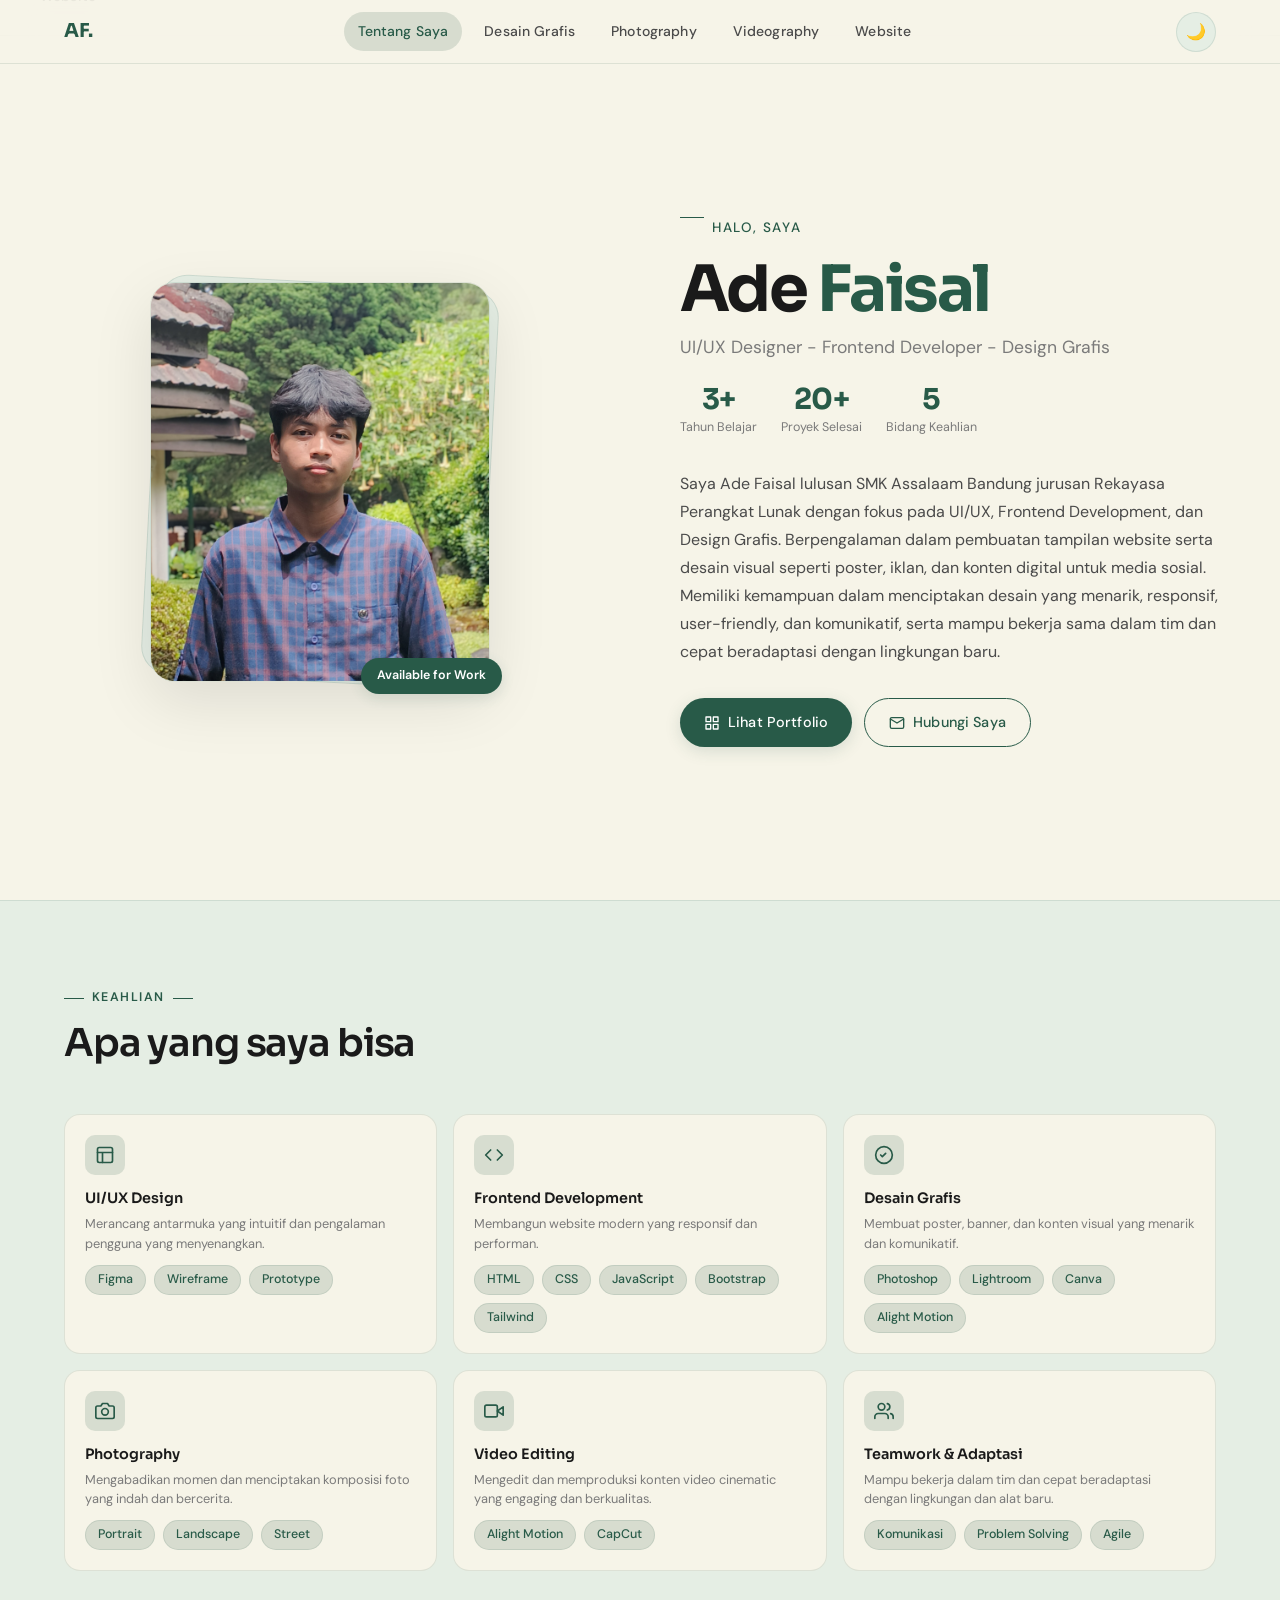
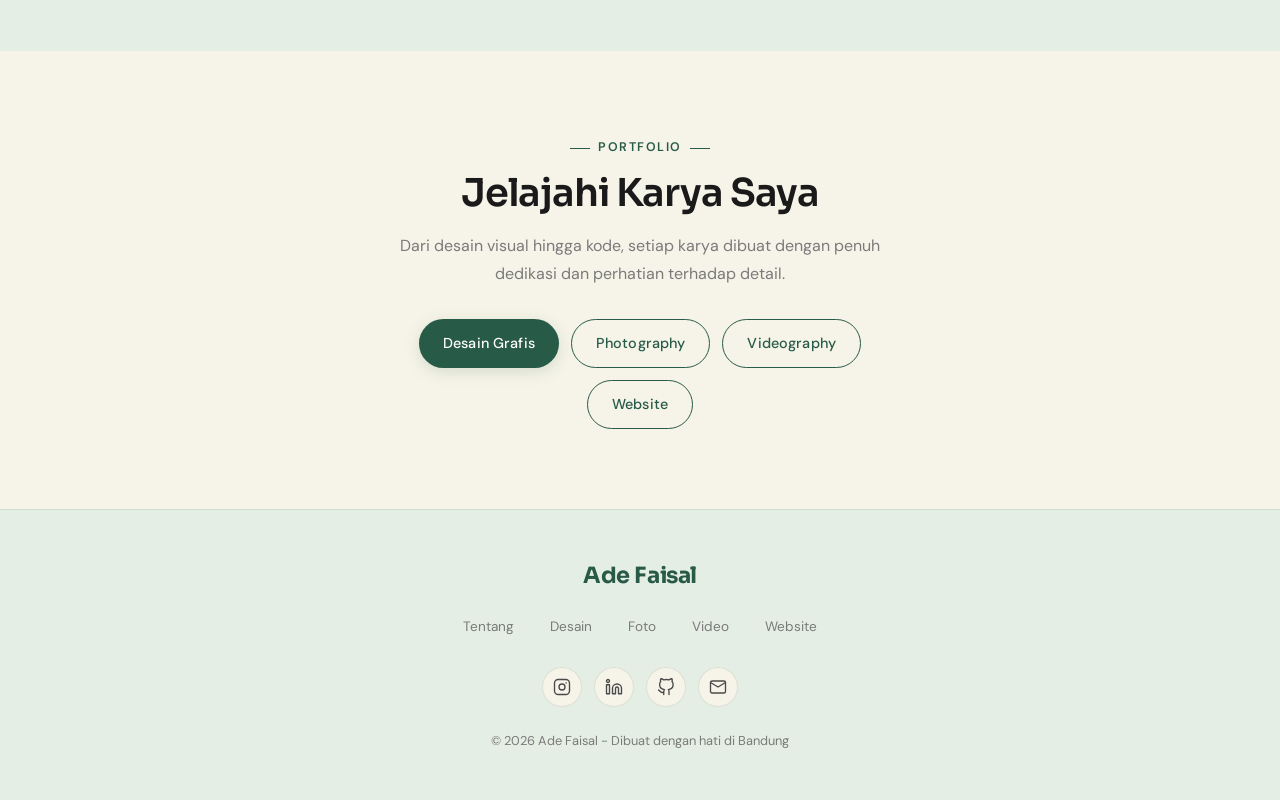
<file: index.html>
<!DOCTYPE html>
<html lang="id" data-theme="light">
<head>
  <meta charset="UTF-8" />
  <meta name="viewport" content="width=device-width, initial-scale=1.0" />
  <title>Ade Faisal - Tentang Saya</title>
  <meta
    name="description"
    content="Portfolio Ade Faisal - UI/UX Designer, Frontend Developer, Graphic Designer, Photographer, dan Video Editor."
  />
  <link rel="stylesheet" href="style.css" />
  <link rel="preconnect" href="https://fonts.googleapis.com" />
  <link rel="preconnect" href="https://fonts.gstatic.com" crossorigin />
</head>
<body data-page="tentangku">
  <div id="loader">
    <div class="loader-inner">
      <div class="loader-logo">AF</div>
      <div class="loader-bar"></div>
    </div>
  </div>

  <nav class="navbar">
    <div class="nav-inner">
      <a class="nav-logo" href="index.html">AF.</a>

      <div class="nav-links">
        <a class="nav-link active" href="index.html">Tentang Saya</a>
        <a class="nav-link" href="designku.html">Desain Grafis</a>
        <a class="nav-link" href="fotoku.html">Photography</a>
        <a class="nav-link" href="videoku.html">Videography</a>
        <a class="nav-link" href="websiteku.html">Website</a>
      </div>

      <div class="nav-right">
        <button class="theme-toggle" id="themeToggle" aria-label="Toggle theme">&#127769;</button>
        <button class="hamburger" id="hamburger" aria-label="Open menu">
          <span></span><span></span><span></span>
        </button>
      </div>
    </div>
  </nav>

  <div class="mobile-menu" id="mobileMenu">
    <a class="nav-link active" href="index.html">Tentang Saya</a>
    <a class="nav-link" href="designku.html">Desain Grafis</a>
    <a class="nav-link" href="fotoku.html">Photography</a>
    <a class="nav-link" href="videoku.html">Videography</a>
    <a class="nav-link" href="websiteku.html">Website</a>
  </div>

  <div class="page active page-transition">
    <section class="about-hero">
      <div class="about-hero-inner">
        <div class="profile-photo-wrap fade-in">
          <div class="profile-photo-frame">
            <div class="profile-photo-bg"></div>
            <div class="profile-photo">
              <div class="profile-photo-placeholder">
                <img src="fotoku/ade/ade7.jpg" alt="Ade Faisal" class="profile-photo-img">
              </div>
            </div>
            <div class="profile-badge">Available for Work</div>
          </div>
        </div>

        <div class="about-content">
          <p class="about-greeting fade-in fade-in-delay-1">Halo, Saya</p>
          <h1 class="heading-xl about-title fade-in fade-in-delay-1">
            Ade <span class="text-accent">Faisal</span>
          </h1>
          <p class="about-subtitle fade-in fade-in-delay-2">
            UI/UX Designer - Frontend Developer - Design Grafis
          </p>

          <div class="about-stats fade-in fade-in-delay-2">
            <div class="stat-item">
              <div class="stat-num">3+</div>
              <div class="stat-label">Tahun Belajar</div>
            </div>
            <div class="stat-item">
              <div class="stat-num">20+</div>
              <div class="stat-label">Proyek Selesai</div>
            </div>
            <div class="stat-item">
              <div class="stat-num">5</div>
              <div class="stat-label">Bidang Keahlian</div>
            </div>
          </div>

          <p class="about-desc fade-in fade-in-delay-3">
            Saya Ade Faisal lulusan SMK Assalaam Bandung jurusan Rekayasa Perangkat Lunak 
            dengan fokus pada UI/UX, Frontend Development, dan Design Grafis. Berpengalaman 
            dalam pembuatan tampilan website serta desain visual seperti poster, iklan, 
            dan konten digital untuk media sosial. Memiliki kemampuan dalam menciptakan 
            desain yang menarik, responsif, user-friendly, dan komunikatif, serta mampu 
            bekerja sama dalam tim dan cepat beradaptasi dengan lingkungan baru.
          </p>

          <div class="about-cta fade-in fade-in-delay-4">
            <a class="btn btn-primary" href="designku.html">
              <svg width="16" height="16" viewBox="0 0 24 24" fill="none" stroke="currentColor" stroke-width="2" stroke-linecap="round" stroke-linejoin="round"><rect x="3" y="3" width="7" height="7"/><rect x="14" y="3" width="7" height="7"/><rect x="14" y="14" width="7" height="7"/><rect x="3" y="14" width="7" height="7"/></svg>
              Lihat Portfolio
            </a>
            <a class="btn btn-outline" href="mailto:adefaisalaja2@gmail.com?subject=Halo Ade Faisal&body=Halo, saya tertarik dengan portfolio Anda">
              <svg width="16" height="16" viewBox="0 0 24 24" fill="none" stroke="currentColor" stroke-width="2" stroke-linecap="round" stroke-linejoin="round"><path d="M4 4h16c1.1 0 2 .9 2 2v12c0 1.1-.9 2-2 2H4c-1.1 0-2-.9-2-2V6c0-1.1.9-2 2-2z"/><polyline points="22,6 12,12 2,6"/></svg>
              Hubungi Saya
            </a>
          </div>
        </div>
      </div>
    </section>

    <section class="skills-section">
      <div class="section">
        <div class="page-header" style="padding:0 0 48px;text-align:left;">
          <div class="section-label">Keahlian</div>
          <h2 class="heading-lg fade-in">Apa yang saya bisa</h2>
        </div>

        <div class="skills-grid">
          <div class="skill-card fade-in">
            <div class="skill-icon">
              <svg width="20" height="20" viewBox="0 0 24 24" fill="none" stroke="currentColor" stroke-width="2" stroke-linecap="round" stroke-linejoin="round"><rect x="3" y="3" width="18" height="18" rx="2"/><path d="M3 9h18M9 21V9"/></svg>
            </div>
            <div class="skill-name">UI/UX Design</div>
            <div class="skill-desc">Merancang antarmuka yang intuitif dan pengalaman pengguna yang menyenangkan.</div>
            <div class="skill-tags" style="margin-top:12px;">
              <span class="skill-tag">Figma</span>
              <span class="skill-tag">Wireframe</span>
              <span class="skill-tag">Prototype</span>
            </div>
          </div>

          <div class="skill-card fade-in fade-in-delay-1">
            <div class="skill-icon">
              <svg width="20" height="20" viewBox="0 0 24 24" fill="none" stroke="currentColor" stroke-width="2" stroke-linecap="round" stroke-linejoin="round"><polyline points="16 18 22 12 16 6"/><polyline points="8 6 2 12 8 18"/></svg>
            </div>
            <div class="skill-name">Frontend Development</div>
            <div class="skill-desc">Membangun website modern yang responsif dan performan.</div>
            <div class="skill-tags" style="margin-top:12px;">
              <span class="skill-tag">HTML</span>
              <span class="skill-tag">CSS</span>
              <span class="skill-tag">JavaScript</span>
              <span class="skill-tag">Bootstrap</span>
              <span class="skill-tag">Tailwind</span>
            </div>
          </div>

          <div class="skill-card fade-in fade-in-delay-2">
            <div class="skill-icon">
              <svg width="20" height="20" viewBox="0 0 24 24" fill="none" stroke="currentColor" stroke-width="2" stroke-linecap="round" stroke-linejoin="round"><circle cx="12" cy="12" r="10"/><path d="M8 12l2 2 4-4"/></svg>
            </div>
            <div class="skill-name">Desain Grafis</div>
            <div class="skill-desc">Membuat poster, banner, dan konten visual yang menarik dan komunikatif.</div>
            <div class="skill-tags" style="margin-top:12px;">
              <span class="skill-tag">Photoshop</span>
              <span class="skill-tag">Lightroom</span>
              <span class="skill-tag">Canva</span>
              <span class="skill-tag">Alight Motion</span>
            </div>
          </div>

          <div class="skill-card fade-in">
            <div class="skill-icon">
              <svg width="20" height="20" viewBox="0 0 24 24" fill="none" stroke="currentColor" stroke-width="2" stroke-linecap="round" stroke-linejoin="round"><path d="M23 19a2 2 0 0 1-2 2H3a2 2 0 0 1-2-2V8a2 2 0 0 1 2-2h4l2-3h6l2 3h4a2 2 0 0 1 2 2z"/><circle cx="12" cy="13" r="4"/></svg>
            </div>
            <div class="skill-name">Photography</div>
            <div class="skill-desc">Mengabadikan momen dan menciptakan komposisi foto yang indah dan bercerita.</div>
            <div class="skill-tags" style="margin-top:12px;">
              <span class="skill-tag">Portrait</span>
              <span class="skill-tag">Landscape</span>
              <span class="skill-tag">Street</span>
            </div>
          </div>

          <div class="skill-card fade-in fade-in-delay-1">
            <div class="skill-icon">
              <svg width="20" height="20" viewBox="0 0 24 24" fill="none" stroke="currentColor" stroke-width="2" stroke-linecap="round" stroke-linejoin="round"><polygon points="23 7 16 12 23 17 23 7"/><rect x="1" y="5" width="15" height="14" rx="2"/></svg>
            </div>
            <div class="skill-name">Video Editing</div>
            <div class="skill-desc">Mengedit dan memproduksi konten video cinematic yang engaging dan berkualitas.</div>
            <div class="skill-tags" style="margin-top:12px;">
              <span class="skill-tag">Alight Motion</span>
              <span class="skill-tag">CapCut</span>
            </div>
          </div>

          <div class="skill-card fade-in fade-in-delay-2">
            <div class="skill-icon">
              <svg width="20" height="20" viewBox="0 0 24 24" fill="none" stroke="currentColor" stroke-width="2" stroke-linecap="round" stroke-linejoin="round"><path d="M17 21v-2a4 4 0 0 0-4-4H5a4 4 0 0 0-4 4v2"/><circle cx="9" cy="7" r="4"/><path d="M23 21v-2a4 4 0 0 0-3-3.87"/><path d="M16 3.13a4 4 0 0 1 0 7.75"/></svg>
            </div>
            <div class="skill-name">Teamwork & Adaptasi</div>
            <div class="skill-desc">Mampu bekerja dalam tim dan cepat beradaptasi dengan lingkungan dan alat baru.</div>
            <div class="skill-tags" style="margin-top:12px;">
              <span class="skill-tag">Komunikasi</span>
              <span class="skill-tag">Problem Solving</span>
              <span class="skill-tag">Agile</span>
            </div>
          </div>
        </div>
      </div>
    </section>

    <section class="section" style="text-align:center;padding-bottom:80px;">
      <div class="fade-in" style="max-width:540px;margin:0 auto;">
        <div class="section-label" style="justify-content:center;">Portfolio</div>
        <h2 class="heading-lg" style="margin-bottom:16px;">Jelajahi Karya Saya</h2>
        <p style="color:var(--text-muted);margin-bottom:32px;line-height:1.7;">
          Dari desain visual hingga kode, setiap karya dibuat dengan penuh dedikasi
          dan perhatian terhadap detail.
        </p>
        <div style="display:flex;gap:12px;justify-content:center;flex-wrap:wrap;">
          <a class="btn btn-primary" href="designku.html">Desain Grafis</a>
          <a class="btn btn-outline" href="fotoku.html">Photography</a>
          <a class="btn btn-outline" href="videoku.html">Videography</a>
          <a class="btn btn-outline" href="websiteku.html">Website</a>
        </div>
      </div>
    </section>

    <footer class="footer">
      <div class="footer-logo">Ade Faisal</div>
      <nav class="footer-links">
        <a class="active" href="index.html">Tentang</a>
        <a href="designku.html">Desain</a>
        <a href="fotoku.html">Foto</a>
        <a href="videoku.html">Video</a>
        <a href="websiteku.html">Website</a>
      </nav>
      <div class="social-links">
        <a class="social-link" href="https://www.instagram.com/isaallajh/" target="_blank" rel="noopener" aria-label="Instagram">
          <svg width="18" height="18" viewBox="0 0 24 24" fill="none" stroke="currentColor" stroke-width="1.8" stroke-linecap="round" stroke-linejoin="round"><rect x="2" y="2" width="20" height="20" rx="5"/><circle cx="12" cy="12" r="4"/><circle cx="17.5" cy="6.5" r="1" fill="currentColor" stroke="none"/></svg>
        </a>
        <a class="social-link" href="https://www.linkedin.com/in/ade-faisal-3b4306405/" target="_blank" rel="noopener" aria-label="LinkedIn">
          <svg width="18" height="18" viewBox="0 0 24 24" fill="none" stroke="currentColor" stroke-width="1.8" stroke-linecap="round" stroke-linejoin="round"><path d="M16 8a6 6 0 0 1 6 6v7h-4v-7a2 2 0 0 0-2-2 2 2 0 0 0-2 2v7h-4v-7a6 6 0 0 1 6-6z"/><rect x="2" y="9" width="4" height="12"/><circle cx="4" cy="4" r="2"/></svg>
        </a>
        <a class="social-link" href="https://github.com/isaall7" target="_blank" rel="noopener" aria-label="GitHub">
          <svg width="18" height="18" viewBox="0 0 24 24" fill="none" stroke="currentColor" stroke-width="1.8" stroke-linecap="round" stroke-linejoin="round"><path d="M9 19c-5 1.5-5-2.5-7-3m14 6v-3.87a3.37 3.37 0 0 0-.94-2.61c3.14-.35 6.44-1.54 6.44-7A5.44 5.44 0 0 0 20 4.77 5.07 5.07 0 0 0 19.91 1S18.73.65 16 2.48a13.38 13.38 0 0 0-7 0C6.27.65 5.09 1 5.09 1A5.07 5.07 0 0 0 5 4.77a5.44 5.44 0 0 0-1.5 3.78c0 5.42 3.3 6.61 6.44 7A3.37 3.37 0 0 0 9 18.13V22"/></svg>
        </a>
        <a class="social-link" href="mailto:adefaisalaja2@gmail.com?subject=Halo Ade Faisal&body=Halo, saya tertarik dengan portfolio Anda">
          <svg width="18" height="18" viewBox="0 0 24 24" fill="none" stroke="currentColor" stroke-width="1.8" stroke-linecap="round" stroke-linejoin="round"><path d="M4 4h16c1.1 0 2 .9 2 2v12c0 1.1-.9 2-2 2H4c-1.1 0-2-.9-2-2V6c0-1.1.9-2 2-2z"/><polyline points="22,6 12,12 2,6"/></svg>
        </a>
      </div>
      <p class="footer-copy">&copy; 2026 Ade Faisal - Dibuat dengan hati di Bandung</p>
    </footer>
  </div>

  <script src="script.js"></script>
</body>
</html>
</file>
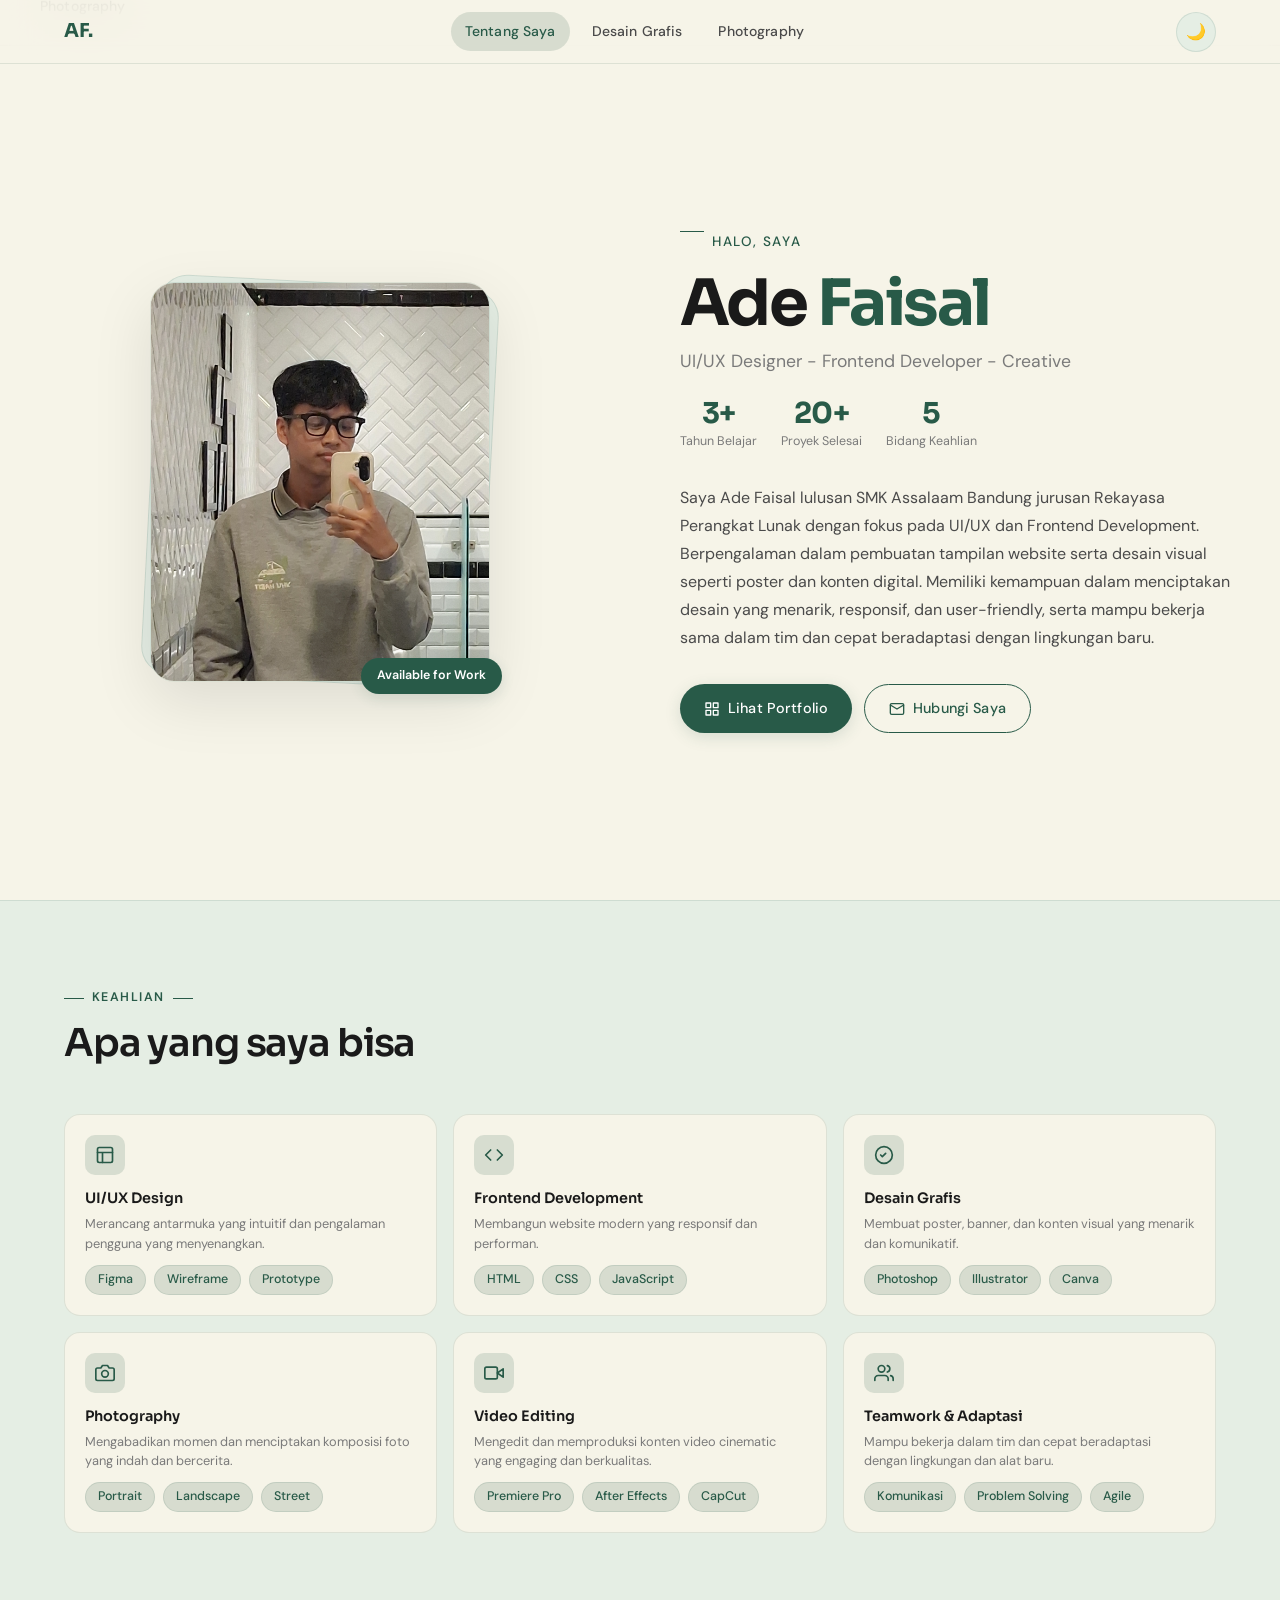
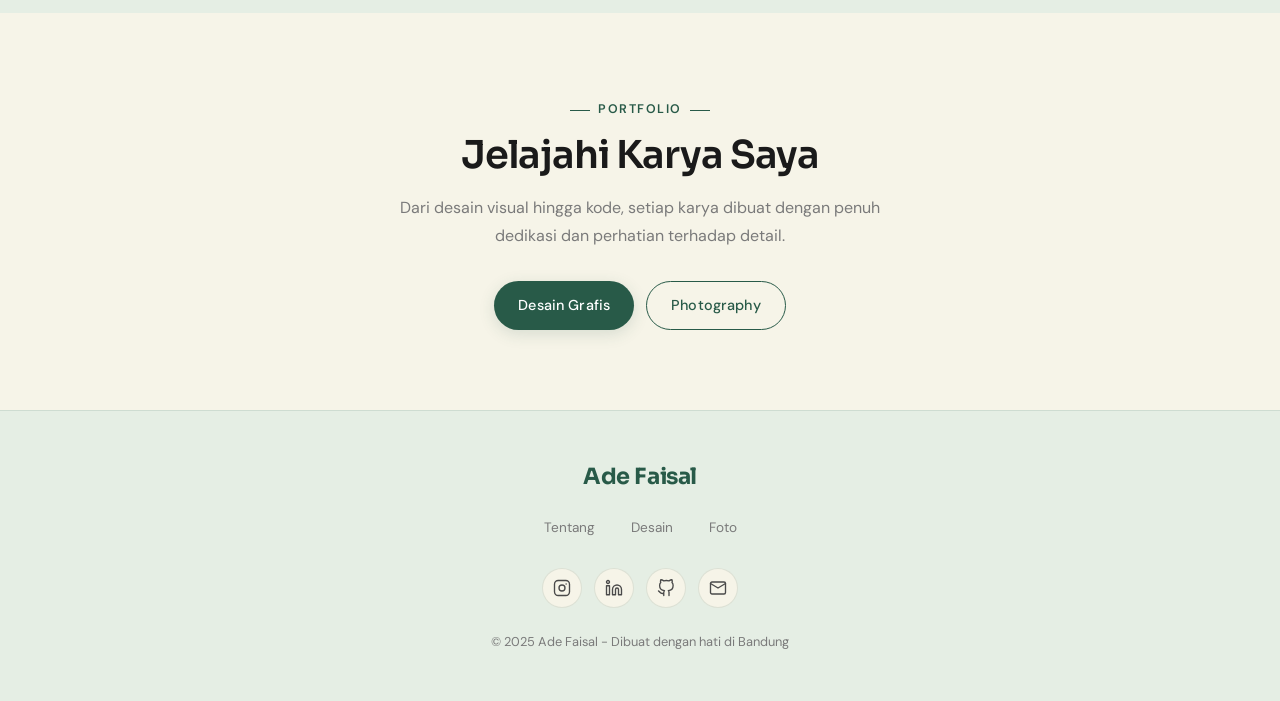
<file: tentangku.html>
<!DOCTYPE html>
<html lang="id" data-theme="light">
<head>
  <meta charset="UTF-8" />
  <meta name="viewport" content="width=device-width, initial-scale=1.0" />
  <title>Ade Faisal - Tentang Saya</title>
  <meta
    name="description"
    content="Portfolio Ade Faisal - UI/UX Designer, Frontend Developer, Graphic Designer, Photographer, dan Video Editor."
  />
  <link rel="stylesheet" href="style.css" />
  <link rel="preconnect" href="https://fonts.googleapis.com" />
  <link rel="preconnect" href="https://fonts.gstatic.com" crossorigin />
</head>
<body data-page="tentangku">
  <div id="loader">
    <div class="loader-inner">
      <div class="loader-logo">AF</div>
      <div class="loader-bar"></div>
    </div>
  </div>

  <nav class="navbar">
    <div class="nav-inner">
      <a class="nav-logo" href="tentangku.html">AF.</a>

      <div class="nav-links">
        <a class="nav-link active" href="tentangku.html">Tentang Saya</a>
        <a class="nav-link" href="designku.html">Desain Grafis</a>
        <a class="nav-link" href="fotoku.html">Photography</a>
      </div>

      <div class="nav-right">
        <button class="theme-toggle" id="themeToggle" aria-label="Toggle theme">&#127769;</button>
        <button class="hamburger" id="hamburger" aria-label="Open menu">
          <span></span><span></span><span></span>
        </button>
      </div>
    </div>
  </nav>

  <div class="mobile-menu" id="mobileMenu">
    <a class="nav-link active" href="tentangku.html">Tentang Saya</a>
    <a class="nav-link" href="designku.html">Desain Grafis</a>
    <a class="nav-link" href="fotoku.html">Photography</a>
  </div>

  <div class="page active page-transition">
    <section class="about-hero">
      <div class="about-hero-inner">
        <div class="profile-photo-wrap fade-in">
          <div class="profile-photo-frame">
            <div class="profile-photo-bg"></div>
            <div class="profile-photo">
              <div class="profile-photo-placeholder">
                <img src="fotoku/ade/ade4.jpg" alt="Ade Faisal" class="profile-photo-img">
              </div>
            </div>
            <div class="profile-badge">Available for Work</div>
          </div>
        </div>

        <div class="about-content">
          <p class="about-greeting fade-in fade-in-delay-1">Halo, Saya</p>
          <h1 class="heading-xl about-title fade-in fade-in-delay-1">
            Ade <span class="text-accent">Faisal</span>
          </h1>
          <p class="about-subtitle fade-in fade-in-delay-2">
            UI/UX Designer - Frontend Developer - Creative
          </p>

          <div class="about-stats fade-in fade-in-delay-2">
            <div class="stat-item">
              <div class="stat-num">3+</div>
              <div class="stat-label">Tahun Belajar</div>
            </div>
            <div class="stat-item">
              <div class="stat-num">20+</div>
              <div class="stat-label">Proyek Selesai</div>
            </div>
            <div class="stat-item">
              <div class="stat-num">5</div>
              <div class="stat-label">Bidang Keahlian</div>
            </div>
          </div>

          <p class="about-desc fade-in fade-in-delay-3">
            Saya Ade Faisal lulusan SMK Assalaam Bandung jurusan Rekayasa Perangkat Lunak
            dengan fokus pada UI/UX dan Frontend Development. Berpengalaman dalam pembuatan
            tampilan website serta desain visual seperti poster dan konten digital. Memiliki
            kemampuan dalam menciptakan desain yang menarik, responsif, dan user-friendly,
            serta mampu bekerja sama dalam tim dan cepat beradaptasi dengan lingkungan baru.
          </p>

          <div class="about-cta fade-in fade-in-delay-4">
            <a class="btn btn-primary" href="designku.html">
              <svg width="16" height="16" viewBox="0 0 24 24" fill="none" stroke="currentColor" stroke-width="2" stroke-linecap="round" stroke-linejoin="round"><rect x="3" y="3" width="7" height="7"/><rect x="14" y="3" width="7" height="7"/><rect x="14" y="14" width="7" height="7"/><rect x="3" y="14" width="7" height="7"/></svg>
              Lihat Portfolio
            </a>
            <a class="btn btn-outline" href="mailto:adefaisalaja2@gmail.com?subject=Halo Ade Faisal&body=Halo, saya tertarik dengan portfolio Anda">
              <svg width="16" height="16" viewBox="0 0 24 24" fill="none" stroke="currentColor" stroke-width="2" stroke-linecap="round" stroke-linejoin="round"><path d="M4 4h16c1.1 0 2 .9 2 2v12c0 1.1-.9 2-2 2H4c-1.1 0-2-.9-2-2V6c0-1.1.9-2 2-2z"/><polyline points="22,6 12,12 2,6"/></svg>
              Hubungi Saya
            </a>
          </div>
        </div>
      </div>
    </section>

    <section class="skills-section">
      <div class="section">
        <div class="page-header" style="padding:0 0 48px;text-align:left;">
          <div class="section-label">Keahlian</div>
          <h2 class="heading-lg fade-in">Apa yang saya bisa</h2>
        </div>

        <div class="skills-grid">
          <div class="skill-card fade-in">
            <div class="skill-icon">
              <svg width="20" height="20" viewBox="0 0 24 24" fill="none" stroke="currentColor" stroke-width="2" stroke-linecap="round" stroke-linejoin="round"><rect x="3" y="3" width="18" height="18" rx="2"/><path d="M3 9h18M9 21V9"/></svg>
            </div>
            <div class="skill-name">UI/UX Design</div>
            <div class="skill-desc">Merancang antarmuka yang intuitif dan pengalaman pengguna yang menyenangkan.</div>
            <div class="skill-tags" style="margin-top:12px;">
              <span class="skill-tag">Figma</span>
              <span class="skill-tag">Wireframe</span>
              <span class="skill-tag">Prototype</span>
            </div>
          </div>

          <div class="skill-card fade-in fade-in-delay-1">
            <div class="skill-icon">
              <svg width="20" height="20" viewBox="0 0 24 24" fill="none" stroke="currentColor" stroke-width="2" stroke-linecap="round" stroke-linejoin="round"><polyline points="16 18 22 12 16 6"/><polyline points="8 6 2 12 8 18"/></svg>
            </div>
            <div class="skill-name">Frontend Development</div>
            <div class="skill-desc">Membangun website modern yang responsif dan performan.</div>
            <div class="skill-tags" style="margin-top:12px;">
              <span class="skill-tag">HTML</span>
              <span class="skill-tag">CSS</span>
              <span class="skill-tag">JavaScript</span>
            </div>
          </div>

          <div class="skill-card fade-in fade-in-delay-2">
            <div class="skill-icon">
              <svg width="20" height="20" viewBox="0 0 24 24" fill="none" stroke="currentColor" stroke-width="2" stroke-linecap="round" stroke-linejoin="round"><circle cx="12" cy="12" r="10"/><path d="M8 12l2 2 4-4"/></svg>
            </div>
            <div class="skill-name">Desain Grafis</div>
            <div class="skill-desc">Membuat poster, banner, dan konten visual yang menarik dan komunikatif.</div>
            <div class="skill-tags" style="margin-top:12px;">
              <span class="skill-tag">Photoshop</span>
              <span class="skill-tag">Illustrator</span>
              <span class="skill-tag">Canva</span>
            </div>
          </div>

          <div class="skill-card fade-in">
            <div class="skill-icon">
              <svg width="20" height="20" viewBox="0 0 24 24" fill="none" stroke="currentColor" stroke-width="2" stroke-linecap="round" stroke-linejoin="round"><path d="M23 19a2 2 0 0 1-2 2H3a2 2 0 0 1-2-2V8a2 2 0 0 1 2-2h4l2-3h6l2 3h4a2 2 0 0 1 2 2z"/><circle cx="12" cy="13" r="4"/></svg>
            </div>
            <div class="skill-name">Photography</div>
            <div class="skill-desc">Mengabadikan momen dan menciptakan komposisi foto yang indah dan bercerita.</div>
            <div class="skill-tags" style="margin-top:12px;">
              <span class="skill-tag">Portrait</span>
              <span class="skill-tag">Landscape</span>
              <span class="skill-tag">Street</span>
            </div>
          </div>

          <div class="skill-card fade-in fade-in-delay-1">
            <div class="skill-icon">
              <svg width="20" height="20" viewBox="0 0 24 24" fill="none" stroke="currentColor" stroke-width="2" stroke-linecap="round" stroke-linejoin="round"><polygon points="23 7 16 12 23 17 23 7"/><rect x="1" y="5" width="15" height="14" rx="2"/></svg>
            </div>
            <div class="skill-name">Video Editing</div>
            <div class="skill-desc">Mengedit dan memproduksi konten video cinematic yang engaging dan berkualitas.</div>
            <div class="skill-tags" style="margin-top:12px;">
              <span class="skill-tag">Premiere Pro</span>
              <span class="skill-tag">After Effects</span>
              <span class="skill-tag">CapCut</span>
            </div>
          </div>

          <div class="skill-card fade-in fade-in-delay-2">
            <div class="skill-icon">
              <svg width="20" height="20" viewBox="0 0 24 24" fill="none" stroke="currentColor" stroke-width="2" stroke-linecap="round" stroke-linejoin="round"><path d="M17 21v-2a4 4 0 0 0-4-4H5a4 4 0 0 0-4 4v2"/><circle cx="9" cy="7" r="4"/><path d="M23 21v-2a4 4 0 0 0-3-3.87"/><path d="M16 3.13a4 4 0 0 1 0 7.75"/></svg>
            </div>
            <div class="skill-name">Teamwork & Adaptasi</div>
            <div class="skill-desc">Mampu bekerja dalam tim dan cepat beradaptasi dengan lingkungan dan alat baru.</div>
            <div class="skill-tags" style="margin-top:12px;">
              <span class="skill-tag">Komunikasi</span>
              <span class="skill-tag">Problem Solving</span>
              <span class="skill-tag">Agile</span>
            </div>
          </div>
        </div>
      </div>
    </section>

    <section class="section" style="text-align:center;padding-bottom:80px;">
      <div class="fade-in" style="max-width:540px;margin:0 auto;">
        <div class="section-label" style="justify-content:center;">Portfolio</div>
        <h2 class="heading-lg" style="margin-bottom:16px;">Jelajahi Karya Saya</h2>
        <p style="color:var(--text-muted);margin-bottom:32px;line-height:1.7;">
          Dari desain visual hingga kode, setiap karya dibuat dengan penuh dedikasi
          dan perhatian terhadap detail.
        </p>
        <div style="display:flex;gap:12px;justify-content:center;flex-wrap:wrap;">
          <a class="btn btn-primary" href="designku.html">Desain Grafis</a>
          <a class="btn btn-outline" href="fotoku.html">Photography</a>
        </div>
      </div>
    </section>

    <footer class="footer">
      <div class="footer-logo">Ade Faisal</div>
      <nav class="footer-links">
        <a class="active" href="tentangku.html">Tentang</a>
        <a href="designku.html">Desain</a>
        <a href="fotoku.html">Foto</a>
      </nav>
      <div class="social-links">
        <a class="social-link" href="https://www.instagram.com/isaallajh/" target="_blank" rel="noopener" aria-label="Instagram">
          <svg width="18" height="18" viewBox="0 0 24 24" fill="none" stroke="currentColor" stroke-width="1.8" stroke-linecap="round" stroke-linejoin="round"><rect x="2" y="2" width="20" height="20" rx="5"/><circle cx="12" cy="12" r="4"/><circle cx="17.5" cy="6.5" r="1" fill="currentColor" stroke="none"/></svg>
        </a>
        <a class="social-link" href="https://linkedin.com/" target="_blank" rel="noopener" aria-label="LinkedIn">
          <svg width="18" height="18" viewBox="0 0 24 24" fill="none" stroke="currentColor" stroke-width="1.8" stroke-linecap="round" stroke-linejoin="round"><path d="M16 8a6 6 0 0 1 6 6v7h-4v-7a2 2 0 0 0-2-2 2 2 0 0 0-2 2v7h-4v-7a6 6 0 0 1 6-6z"/><rect x="2" y="9" width="4" height="12"/><circle cx="4" cy="4" r="2"/></svg>
        </a>
        <a class="social-link" href="https://github.com/isaall7" target="_blank" rel="noopener" aria-label="GitHub">
          <svg width="18" height="18" viewBox="0 0 24 24" fill="none" stroke="currentColor" stroke-width="1.8" stroke-linecap="round" stroke-linejoin="round"><path d="M9 19c-5 1.5-5-2.5-7-3m14 6v-3.87a3.37 3.37 0 0 0-.94-2.61c3.14-.35 6.44-1.54 6.44-7A5.44 5.44 0 0 0 20 4.77 5.07 5.07 0 0 0 19.91 1S18.73.65 16 2.48a13.38 13.38 0 0 0-7 0C6.27.65 5.09 1 5.09 1A5.07 5.07 0 0 0 5 4.77a5.44 5.44 0 0 0-1.5 3.78c0 5.42 3.3 6.61 6.44 7A3.37 3.37 0 0 0 9 18.13V22"/></svg>
        </a>
        <a class="social-link" href="mailto:adefaisalaja2@gmail.com?subject=Halo Ade Faisal&body=Halo, saya tertarik dengan portfolio Anda">
          <svg width="18" height="18" viewBox="0 0 24 24" fill="none" stroke="currentColor" stroke-width="1.8" stroke-linecap="round" stroke-linejoin="round"><path d="M4 4h16c1.1 0 2 .9 2 2v12c0 1.1-.9 2-2 2H4c-1.1 0-2-.9-2-2V6c0-1.1.9-2 2-2z"/><polyline points="22,6 12,12 2,6"/></svg>
        </a>
      </div>
      <p class="footer-copy">&copy; 2025 Ade Faisal - Dibuat dengan hati di Bandung</p>
    </footer>
  </div>

  <script src="script.js"></script>
</body>
</html>
</file>
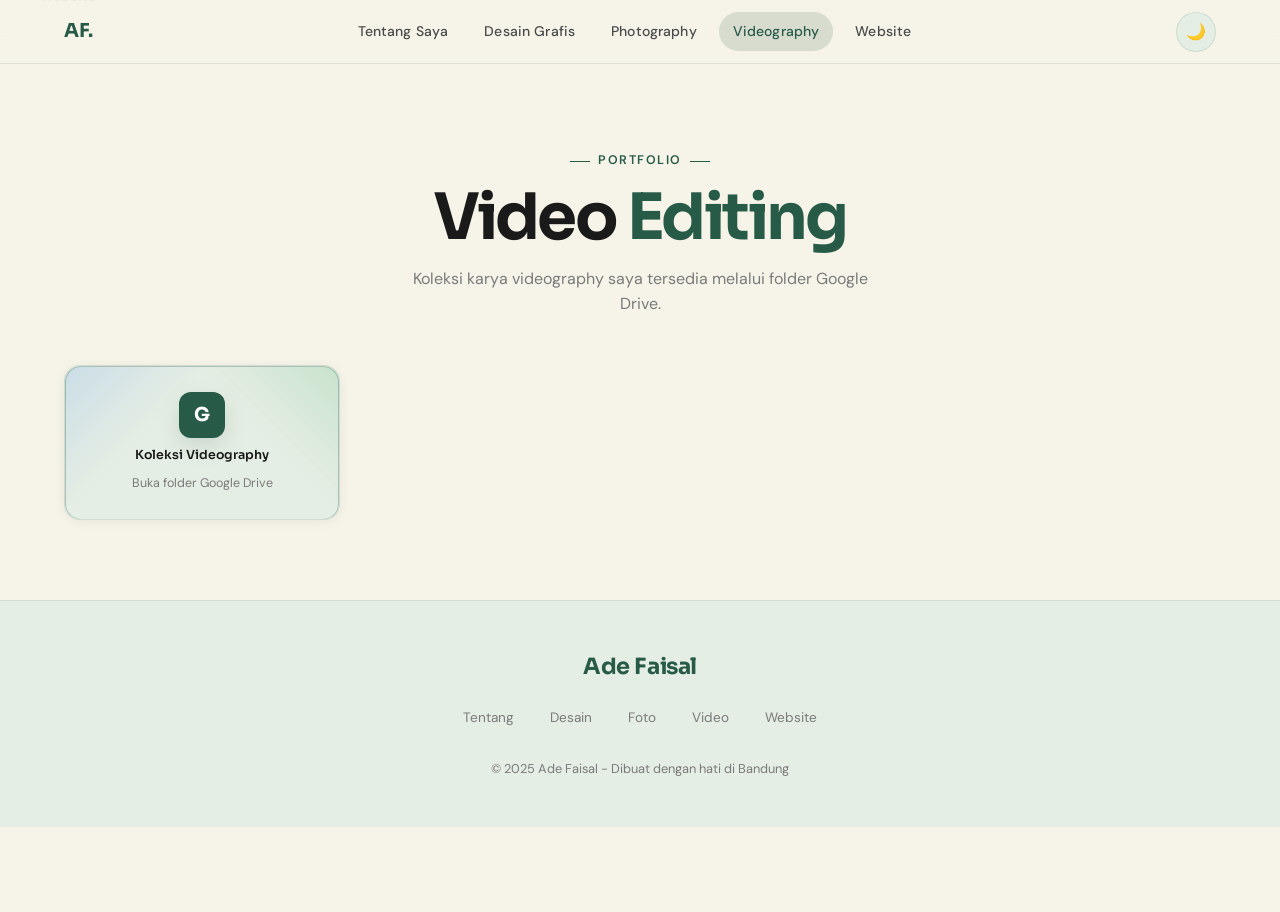
<file: videoku.html>
<!DOCTYPE html>
<html lang="id" data-theme="light">
<head>
  <meta charset="UTF-8" />
  <meta name="viewport" content="width=device-width, initial-scale=1.0" />
  <title>Ade Faisal - Video Editing</title>
  <meta name="description" content="Koleksi karya video editing Ade Faisal berupa reels, cinematic, motion graphics, dan konten video lainnya." />
  <link rel="stylesheet" href="style.css" />
  <link rel="preconnect" href="https://fonts.googleapis.com" />
  <link rel="preconnect" href="https://fonts.gstatic.com" crossorigin />
</head>
<body data-page="videoku">
  <div id="loader">
    <div class="loader-inner">
      <div class="loader-logo">AF</div>
      <div class="loader-bar"></div>
    </div>
  </div>

  <nav class="navbar">
    <div class="nav-inner">
      <a class="nav-logo" href="tentangku.html">AF.</a>
      <div class="nav-links">
        <a class="nav-link" href="tentangku.html">Tentang Saya</a>
        <a class="nav-link" href="designku.html">Desain Grafis</a>
        <a class="nav-link" href="fotoku.html">Photography</a>
        <a class="nav-link active" href="videoku.html">Videography</a>
        <a class="nav-link" href="websiteku.html">Website</a>
      </div>
      <div class="nav-right">
        <button class="theme-toggle" id="themeToggle" aria-label="Toggle theme">&#127769;</button>
        <button class="hamburger" id="hamburger" aria-label="Open menu">
          <span></span><span></span><span></span>
        </button>
      </div>
    </div>
  </nav>

  <div class="mobile-menu" id="mobileMenu">
    <a class="nav-link" href="tentangku.html">Tentang Saya</a>
    <a class="nav-link" href="designku.html">Desain Grafis</a>
    <a class="nav-link" href="fotoku.html">Photography</a>
    <a class="nav-link active" href="videoku.html">videography</a>
    <a class="nav-link" href="websiteku.html">Website</a>
  </div>

  <div class="page active page-transition">
    <div class="page-header fade-in">
      <div class="section-label">Portfolio</div>
      <h1 class="heading-xl">Video <span class="text-accent">Editing</span></h1>
      <p>Koleksi karya videography saya tersedia melalui folder Google Drive.</p>
    </div>

    <div class="section" style="padding-top:0;">
      <div class="gallery-grid video-grid" id="videoGrid"></div>
    </div>

    <footer class="footer">
      <div class="footer-logo">Ade Faisal</div>
      <nav class="footer-links">
        <a href="tentangku.html">Tentang</a>
        <a href="designku.html">Desain</a>
        <a href="fotoku.html">Foto</a>
        <a class="active" href="videoku.html">Video</a>
        <a href="websiteku.html">Website</a>
      </nav>
      <p class="footer-copy">&copy; 2025 Ade Faisal - Dibuat dengan hati di Bandung</p>
    </footer>
  </div>

  <script src="script.js"></script>
</body>
</html>
</file>
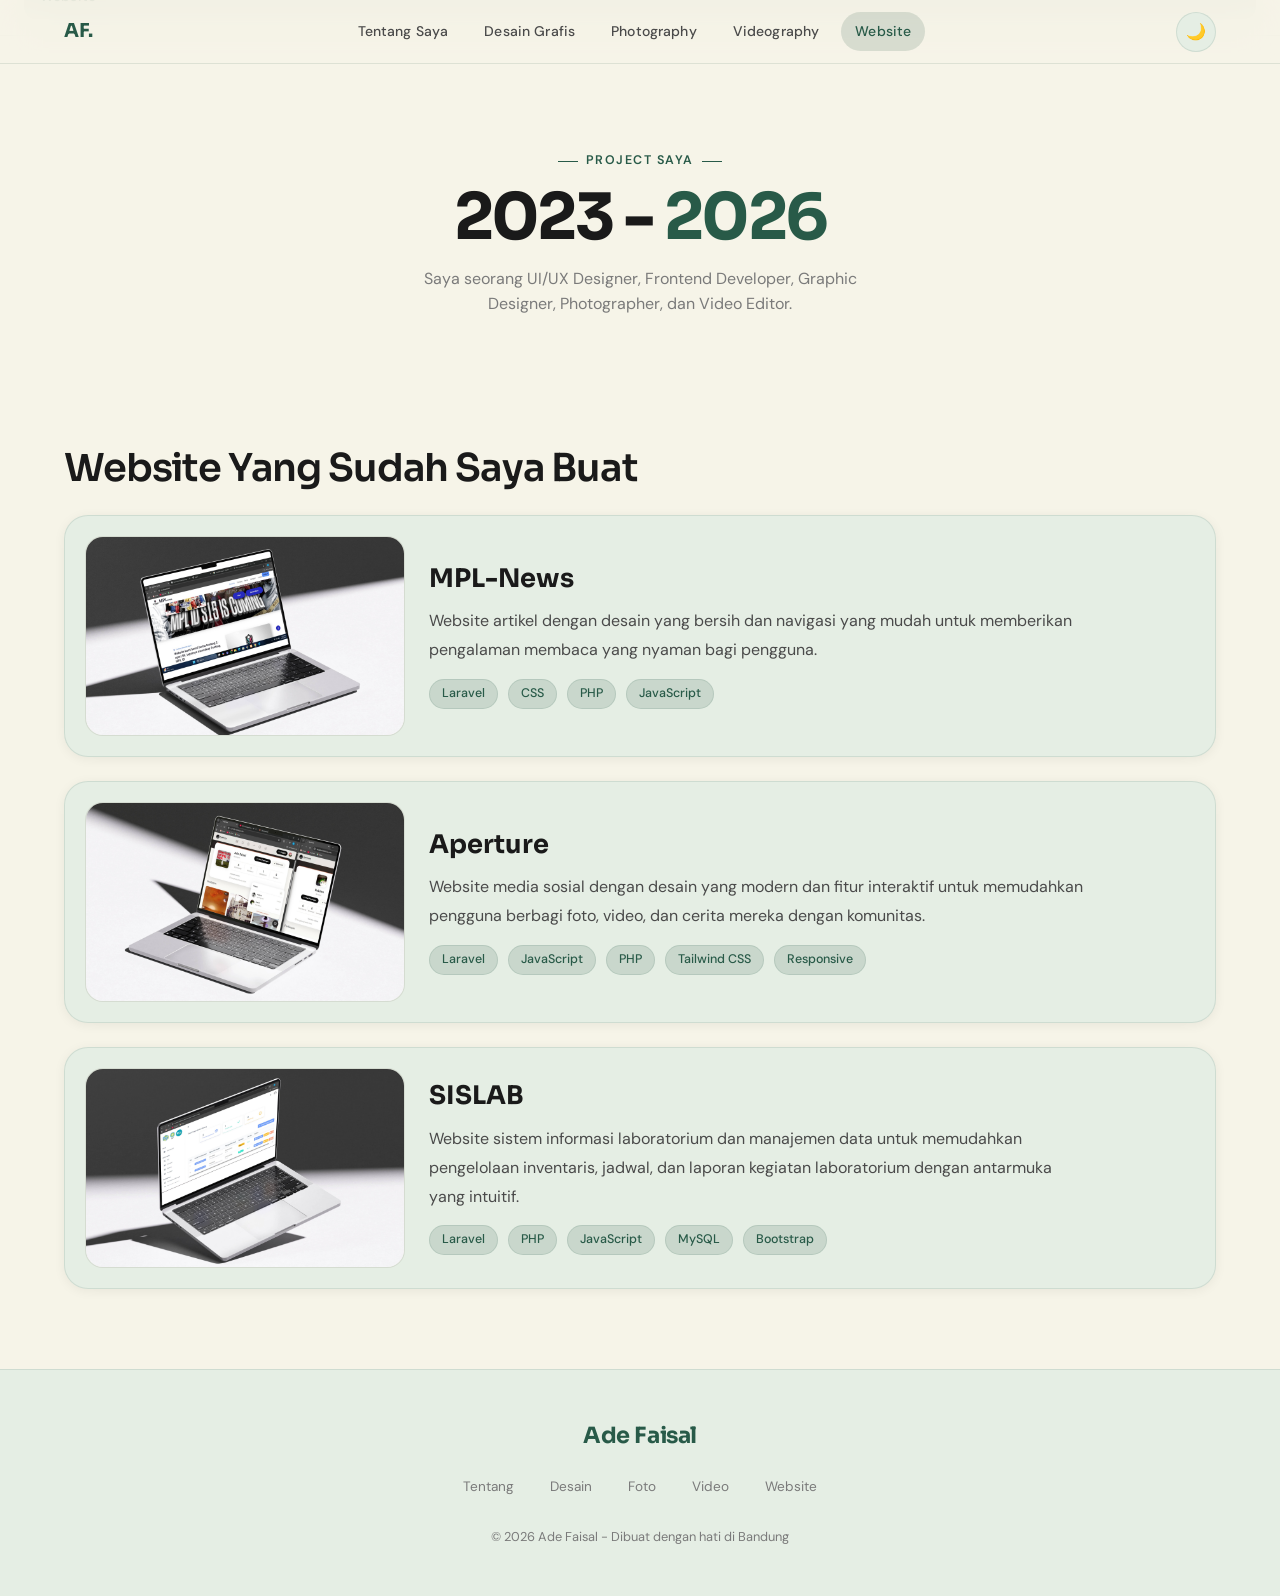
<file: websiteku.html>
<!DOCTYPE html>
<html lang="id" data-theme="light">
<head>
  <meta charset="UTF-8" />
  <meta name="viewport" content="width=device-width, initial-scale=1.0" />
  <title>Ade Faisal - Website</title>
  <meta
    name="description"
    content="Portfolio Ade Faisal - UI/UX Designer, Frontend Developer, Graphic Designer, Photographer, dan Video Editor."
  />
  <link rel="stylesheet" href="style.css" />
  <link rel="preconnect" href="https://fonts.googleapis.com" />
  <link rel="preconnect" href="https://fonts.gstatic.com" crossorigin />
</head>
<body data-page="index">
  <div id="loader">
    <div class="loader-inner">
      <div class="loader-logo">AF</div>
      <div class="loader-bar"></div>
    </div>
  </div>

  <nav class="navbar">
    <div class="nav-inner">
      <a class="nav-logo" href="index.html">AF.</a>
      <div class="nav-links">
        <a class="nav-link" href="index.html">Tentang Saya</a>
        <a class="nav-link" href="designku.html">Desain Grafis</a>
        <a class="nav-link" href="fotoku.html">Photography</a>
        <a class="nav-link" href="videoku.html">Videography</a>
        <a class="nav-link active" href="websiteku.html">Website</a>
      </div>
      <div class="nav-right">
        <button class="theme-toggle" id="themeToggle" aria-label="Toggle theme">&#127769;</button>
        <button class="hamburger" id="hamburger" aria-label="Open menu">
          <span></span><span></span><span></span>
        </button>
      </div>
    </div>
  </nav>

  <div class="mobile-menu" id="mobileMenu">
    <a class="nav-link" href="index.html">Tentang Saya</a>
    <a class="nav-link" href="designku.html">Desain Grafis</a>
    <a class="nav-link" href="fotoku.html">Photography</a>
    <a class="nav-link" href="videoku.html">Videography</a>
    <a class="nav-link active" href="websiteku.html">Website</a>
  </div>

  <div class="page active page-transition">
    <div class="page-header fade-in">
      <div class="section-label">Project Saya</div>
      <h1 class="heading-xl">2023 -<span class="text-accent"> 2026</span></h1>
      <p>Saya seorang UI/UX Designer, Frontend Developer, Graphic Designer, Photographer, dan Video Editor.</p>
    </div>

    <div class="section">
      <div class="website-card-list">
              <h5 class="heading-lg">Website Yang Sudah Saya Buat</h5>
        <article class="website-card fade-in">
          <div class="website-card-media">
            <img src="fotoku/websiteku/web1.jpeg" alt="Preview Project Website 1" />
          </div>
          <div class="website-card-content">
            <h3 class="website-card-title">MPL-News</h3>
            <p class="website-card-desc">
              Website artikel dengan desain yang bersih dan navigasi yang mudah untuk memberikan pengalaman membaca yang nyaman bagi pengguna.
            </p>
            <div class="website-card-tags">
              <span class="skill-tag">Laravel</span>
            <span class="skill-tag">CSS</span>
              <span class="skill-tag">PHP</span>
              <span class="skill-tag">JavaScript</span>
            </div>
          </div>
        </article>

        <article class="website-card fade-in fade-in-delay-2">
          <div class="website-card-media">
            <img src="fotoku/websiteku/web3.jpeg" alt="Preview Project Website 3" />
          </div>
          <div class="website-card-content">
            <h3 class="website-card-title">Aperture</h3>
            <p class="website-card-desc">
              Website media sosial dengan desain yang modern dan fitur interaktif untuk memudahkan pengguna berbagi foto, video, dan cerita mereka dengan komunitas.
            </p>
            <div class="website-card-tags">
              <span class="skill-tag">Laravel</span>
              <span class="skill-tag">JavaScript</span>
              <span class="skill-tag">PHP</span>
              <span class="skill-tag">Tailwind CSS</span>
              <span class="skill-tag">Responsive</span>
            </div>
          </div>
        </article>

        <article class="website-card fade-in fade-in-delay-3">
          <div class="website-card-media">
            <img src="fotoku/websiteku/web4.jpeg" alt="Preview Project Website 4" />
          </div>
          <div class="website-card-content">
            <h3 class="website-card-title">SISLAB</h3>
            <p class="website-card-desc">
              Website sistem informasi laboratorium dan manajemen data untuk memudahkan pengelolaan inventaris, jadwal, dan laporan kegiatan laboratorium dengan antarmuka yang intuitif.
            </p>
            <div class="website-card-tags">
              <span class="skill-tag">Laravel</span>
              <span class="skill-tag">PHP</span>
              <span class="skill-tag">JavaScript</span>
              <span class="skill-tag">MySQL</span>
              <span class="skill-tag">Bootstrap</span>
            </div>
          </div>
        </article>
      </div>
    </div>

    <footer class="footer">
      <div class="footer-logo">Ade Faisal</div>
      <nav class="footer-links">
        <a class="active" href="index.html">Tentang</a>
        <a href="designku.html">Desain</a>
        <a href="fotoku.html">Foto</a>
        <a href="videoku.html">Video</a>
        <a href="websiteku.html">Website</a>
      </nav>
      <p class="footer-copy">&copy; 2026 Ade Faisal - Dibuat dengan hati di Bandung</p>
    </footer>
  </div>

  <script src="script.js"></script>
</body>
</html>
</file>
<file: style.css>
/* ============================================================
   ADE FAISAL PORTFOLIO — style.css
   Modern Minimalist · Apple-Style · Dark/Light Mode
   ============================================================ */

/* ─── Google Fonts ─────────────────────────────────────────── */
@import url('https://fonts.googleapis.com/css2?family=Sora:wght@300;400;500;600;700&family=DM+Sans:ital,wght@0,300;0,400;0,500;0,600;1,300&display=swap');

/* ─── CSS Variables ────────────────────────────────────────── */
:root {
  /* Light Mode */
  --bg-primary:    #F6F4E8;
  --bg-secondary:  #E5EEE4;
  --bg-card:       #EDEEE4;
  --text-primary:  #1a1a1a;
  --text-secondary:#4a4a4a;
  --text-muted:    #7a7a7a;
  --accent:        #285A48;
  --accent-light:  #3d7d65;
  --accent-glow:   rgba(40,90,72,0.15);
  --border:        rgba(40,90,72,0.12);
  --border-hover:  rgba(40,90,72,0.3);
  --shadow-sm:     0 2px 12px rgba(0,0,0,0.06);
  --shadow-md:     0 8px 32px rgba(0,0,0,0.08);
  --shadow-lg:     0 20px 60px rgba(0,0,0,0.1);
  --nav-bg:        rgba(246,244,232,0.85);
  --overlay:       rgba(0,0,0,0.5);
  --transition:    0.35s cubic-bezier(0.4,0,0.2,1);
}

[data-theme="dark"] {
  --bg-primary:    #091413;
  --bg-secondary:  #0f1e1c;
  --bg-card:       #285A48;
  --text-primary:  #f0ede0;
  --text-secondary:#c5c0a8;
  --text-muted:    #8a8a7a;
  --accent:        #5dbf96;
  --accent-light:  #7dd4ae;
  --accent-glow:   rgba(93,191,150,0.15);
  --border:        rgba(93,191,150,0.12);
  --border-hover:  rgba(93,191,150,0.3);
  --shadow-sm:     0 2px 12px rgba(0,0,0,0.3);
  --shadow-md:     0 8px 32px rgba(0,0,0,0.4);
  --shadow-lg:     0 20px 60px rgba(0,0,0,0.5);
  --nav-bg:        rgba(9,20,19,0.9);
  --overlay:       rgba(0,0,0,0.75);
}

/* ─── Reset & Base ─────────────────────────────────────────── */
*, *::before, *::after { box-sizing: border-box; margin: 0; padding: 0; }

html {
  scroll-behavior: smooth;
  font-size: 16px;
}

body {
  font-family: 'DM Sans', sans-serif;
  background-color: var(--bg-primary);
  color: var(--text-primary);
  line-height: 1.6;
  transition: background-color var(--transition), color var(--transition);
  overflow-x: hidden;
  min-height: 100vh;
}

img { max-width: 100%; display: block; }
a { text-decoration: none; color: inherit; }
button { cursor: pointer; border: none; background: none; font-family: inherit; }
ul, ol { list-style: none; }

/* ─── Loading Screen ───────────────────────────────────────── */
#loader {
  position: fixed;
  inset: 0;
  background: var(--bg-primary);
  display: flex;
  align-items: center;
  justify-content: center;
  z-index: 9999;
  transition: opacity 0.6s ease, visibility 0.6s ease;
}

#loader.hide {
  opacity: 0;
  visibility: hidden;
}

.loader-inner {
  display: flex;
  flex-direction: column;
  align-items: center;
  gap: 20px;
}

.loader-logo {
  font-family: 'Sora', sans-serif;
  font-size: 2rem;
  font-weight: 700;
  color: var(--accent);
  letter-spacing: -0.03em;
}

.loader-bar {
  width: 120px;
  height: 2px;
  background: var(--border);
  border-radius: 2px;
  overflow: hidden;
}

.loader-bar::after {
  content: '';
  display: block;
  height: 100%;
  background: var(--accent);
  border-radius: 2px;
  animation: loadBar 1.2s ease forwards;
}

@keyframes loadBar {
  from { width: 0; }
  to { width: 100%; }
}

/* ─── Navbar ───────────────────────────────────────────────── */
.navbar {
  position: fixed;
  top: 0;
  left: 0;
  right: 0;
  height: 64px;
  background: var(--nav-bg);
  backdrop-filter: blur(20px);
  -webkit-backdrop-filter: blur(20px);
  border-bottom: 1px solid var(--border);
  z-index: 1000;
  transition: background var(--transition), border-color var(--transition);
}

.nav-inner {
  max-width: 1200px;
  margin: 0 auto;
  padding: 0 24px;
  height: 100%;
  display: flex;
  align-items: center;
  justify-content: space-between;
}

.nav-logo {
  font-family: 'Sora', sans-serif;
  font-size: 1.2rem;
  font-weight: 700;
  color: var(--accent);
  letter-spacing: -0.02em;
}

.nav-links {
  display: flex;
  align-items: center;
  gap: 8px;
}

.nav-link {
  font-size: 0.875rem;
  font-weight: 500;
  color: var(--text-secondary);
  padding: 8px 14px;
  border-radius: 50px;
  transition: all var(--transition);
  letter-spacing: 0.01em;
}

.nav-link:hover,
.nav-link.active {
  color: var(--accent);
  background: var(--accent-glow);
}

.nav-right {
  display: flex;
  align-items: center;
  gap: 12px;
}

/* Dark Mode Toggle */
.theme-toggle {
  width: 40px;
  height: 40px;
  border-radius: 50%;
  background: var(--bg-secondary);
  border: 1px solid var(--border);
  display: flex;
  align-items: center;
  justify-content: center;
  color: var(--text-secondary);
  font-size: 1rem;
  transition: all var(--transition);
}

.theme-toggle:hover {
  background: var(--accent-glow);
  color: var(--accent);
  border-color: var(--border-hover);
}

/* Hamburger */
.hamburger {
  display: none;
  flex-direction: column;
  gap: 5px;
  width: 40px;
  height: 40px;
  align-items: center;
  justify-content: center;
  border-radius: 50%;
  background: var(--bg-secondary);
  border: 1px solid var(--border);
  transition: all var(--transition);
}

.hamburger span {
  display: block;
  width: 18px;
  height: 1.5px;
  background: var(--text-primary);
  border-radius: 2px;
  transition: all var(--transition);
}

.hamburger.open span:nth-child(1) { transform: translateY(6.5px) rotate(45deg); }
.hamburger.open span:nth-child(2) { opacity: 0; }
.hamburger.open span:nth-child(3) { transform: translateY(-6.5px) rotate(-45deg); }

/* Mobile Menu */
.mobile-menu {
  position: fixed;
  top: 64px;
  left: 0;
  right: 0;
  background: var(--nav-bg);
  backdrop-filter: blur(20px);
  border-bottom: 1px solid var(--border);
  padding: 16px 24px;
  display: flex;
  flex-direction: column;
  gap: 4px;
  transform: translateY(-110%);
  transition: transform var(--transition);
  z-index: 999;
}

.mobile-menu.open {
  transform: translateY(0);
}

.mobile-menu .nav-link {
  padding: 12px 16px;
  border-radius: 12px;
}

/* ─── Page Wrapper ─────────────────────────────────────────── */
.page {
  display: none;
  min-height: 100vh;
  padding-top: 64px;
}

.page.active { display: block; }

/* ─── Section Base ─────────────────────────────────────────── */
.section {
  padding: 80px 24px;
  max-width: 1200px;
  margin: 0 auto;
}

.section-sm {
  padding: 48px 24px;
}

/* ─── Typography ───────────────────────────────────────────── */
.heading-xl {
  font-family: 'Sora', sans-serif;
  font-size: clamp(2.4rem, 6vw, 4rem);
  font-weight: 700;
  letter-spacing: -0.04em;
  line-height: 1.1;
  color: var(--text-primary);
}

.heading-lg {
  font-family: 'Sora', sans-serif;
  font-size: clamp(1.6rem, 4vw, 2.4rem);
  font-weight: 600;
  letter-spacing: -0.03em;
  line-height: 1.2;
}

.heading-md {
  font-family: 'Sora', sans-serif;
  font-size: 1.2rem;
  font-weight: 600;
  letter-spacing: -0.01em;
}

.text-accent { color: var(--accent); }
.text-muted { color: var(--text-muted); }
.text-secondary { color: var(--text-secondary); }

/* ─── Cards ────────────────────────────────────────────────── */
.card {
  background: var(--bg-secondary);
  border: 1px solid var(--border);
  border-radius: 20px;
  padding: 28px;
  transition: all var(--transition);
  box-shadow: var(--shadow-sm);
}

.card:hover {
  border-color: var(--border-hover);
  box-shadow: var(--shadow-md);
  transform: translateY(-2px);
}

/* ─── Buttons ──────────────────────────────────────────────── */
.btn {
  display: inline-flex;
  align-items: center;
  gap: 8px;
  padding: 12px 24px;
  border-radius: 50px;
  font-size: 0.9rem;
  font-weight: 500;
  font-family: 'DM Sans', sans-serif;
  transition: all var(--transition);
  letter-spacing: 0.01em;
}

.btn-primary {
  background: var(--accent);
  color: #fff;
  box-shadow: 0 4px 16px var(--accent-glow);
}

.btn-primary:hover {
  background: var(--accent-light);
  transform: translateY(-1px);
  box-shadow: 0 8px 24px var(--accent-glow);
}

.btn-outline {
  background: transparent;
  color: var(--accent);
  border: 1.5px solid var(--accent);
}

.btn-outline:hover {
  background: var(--accent-glow);
  transform: translateY(-1px);
}

/* ─── Fade-in Animation ────────────────────────────────────── */
.fade-in {
  opacity: 0;
  transform: translateY(24px);
  transition: opacity 0.6s ease, transform 0.6s ease;
}

.fade-in.visible {
  opacity: 1;
  transform: translateY(0);
}

.fade-in-delay-1 { transition-delay: 0.1s; }
.fade-in-delay-2 { transition-delay: 0.2s; }
.fade-in-delay-3 { transition-delay: 0.3s; }
.fade-in-delay-4 { transition-delay: 0.4s; }

/* ─── Gallery Grid ─────────────────────────────────────────── */
.gallery-grid {
  display: grid;
  grid-template-columns: repeat(4, 1fr);
  gap: 16px;
}

.gallery-item {
  position: relative;
  border-radius: 16px;
  overflow: hidden;
  aspect-ratio: 1;
  cursor: pointer;
  background: var(--bg-secondary);
  border: 1px solid var(--border);
  box-shadow: var(--shadow-sm);
  content-visibility: auto;
  contain-intrinsic-size: 320px;
  transition: all var(--transition);
}

.gallery-item:hover {
  transform: translateY(-4px);
  box-shadow: var(--shadow-md);
  border-color: var(--border-hover);
}

.gallery-item img {
  width: 100%;
  height: 100%;
  object-fit: cover;
  opacity: 0;
  transition: transform 0.5s ease;
}

.gallery-item.is-loaded img {
  opacity: 1;
  transition: opacity 0.35s ease, transform 0.5s ease;
}

.gallery-item:hover img {
  transform: scale(1.04);
}

.media-shell {
  position: absolute;
  inset: 0;
  background:
    linear-gradient(
      110deg,
      transparent 0%,
      rgba(255,255,255,0.08) 35%,
      rgba(255,255,255,0.22) 50%,
      rgba(255,255,255,0.08) 65%,
      transparent 100%
    ),
    linear-gradient(135deg, var(--bg-card), var(--bg-secondary));
  background-size: 220% 100%, 100% 100%;
  animation: shimmer 1.4s linear infinite;
}

.gallery-item.is-loaded .media-shell {
  opacity: 0;
  visibility: hidden;
  transition: opacity 0.3s ease, visibility 0.3s ease;
}

.gallery-overlay {
  position: absolute;
  inset: 0;
  background: linear-gradient(to top, rgba(0,0,0,0.5) 0%, transparent 60%);
  opacity: 0;
  transition: opacity var(--transition);
  display: flex;
  align-items: flex-end;
  padding: 16px;
}

.gallery-item:hover .gallery-overlay { opacity: 1; }

.gallery-overlay span {
  color: #fff;
  font-size: 0.8rem;
  font-weight: 500;
  background: rgba(255,255,255,0.15);
  backdrop-filter: blur(4px);
  padding: 4px 10px;
  border-radius: 20px;
}

/* Photo Grid (portrait ratio) */
.photo-grid .gallery-item {
  aspect-ratio: 4/5;
}

/* Video Grid */
.video-grid .gallery-item {
  aspect-ratio: 16/9;
}

.play-icon {
  position: absolute;
  inset: 0;
  display: flex;
  align-items: center;
  justify-content: center;
  opacity: 0;
  transition: opacity var(--transition);
}

.play-icon::before {
  content: '';
  width: 44px;
  height: 44px;
  background: rgba(255,255,255,0.9);
  border-radius: 50%;
  display: flex;
  align-items: center;
  justify-content: center;
}

.play-icon svg {
  position: absolute;
  color: #1a1a1a;
}

.gallery-item:hover .play-icon { opacity: 1; }

/* ─── Modal ────────────────────────────────────────────────── */
.modal {
  position: fixed;
  inset: 0;
  z-index: 2000;
  display: flex;
  align-items: center;
  justify-content: center;
  padding: 24px;
  opacity: 0;
  visibility: hidden;
  transition: all 0.3s ease;
}

.modal.open {
  opacity: 1;
  visibility: visible;
}

.modal-backdrop {
  position: absolute;
  inset: 0;
  background: var(--overlay);
  backdrop-filter: blur(12px);
  -webkit-backdrop-filter: blur(12px);
}

.modal-content {
  position: relative;
  z-index: 1;
  max-width: 90vw;
  max-height: 90vh;
  border-radius: 20px;
  overflow: hidden;
  box-shadow: var(--shadow-lg);
  transform: scale(0.95);
  transition: transform 0.3s ease;
}

.modal.open .modal-content {
  transform: scale(1);
}

.modal-content img {
  max-width: 90vw;
  max-height: 85vh;
  object-fit: contain;
  display: block;
}

.modal-close {
  position: fixed;
  top: 20px;
  right: 20px;
  z-index: 10;
  width: 40px;
  height: 40px;
  border-radius: 50%;
  background: rgba(255,255,255,0.15);
  backdrop-filter: blur(8px);
  border: 1px solid rgba(255,255,255,0.2);
  color: #fff;
  font-size: 1.1rem;
  display: flex;
  align-items: center;
  justify-content: center;
  transition: all var(--transition);
  cursor: pointer;
}

.modal-close:hover {
  background: rgba(255,255,255,0.25);
  transform: scale(1.1);
}

/* Video Modal */
.modal-video {
  background: #000;
  border-radius: 16px;
  overflow: hidden;
  width: min(800px, 90vw);
}

.modal-video video,
.modal-video iframe {
  width: 100%;
  aspect-ratio: 16/9;
  display: block;
  border: none;
}

/* ─── ABOUT PAGE ───────────────────────────────────────────── */
.about-hero {
  min-height: calc(100vh - 64px);
  display: flex;
  align-items: center;
  padding: 80px 24px;
}

.about-hero-inner {
  max-width: 1200px;
  margin: 0 auto;
  width: 100%;
  display: grid;
  grid-template-columns: 1fr 1fr;
  gap: 80px;
  align-items: center;
}

/* Profile Photo */
.profile-photo-wrap {
  position: relative;
  display: flex;
  justify-content: center;
}
.profile-photo-img {
    width: 130%;
    height: 100%;
    object-fit: cover;
}

.profile-photo-frame {
  position: relative;
  width: 340px;
  height: 400px;
}

.profile-photo-bg {
  position: absolute;
  inset: 0;
  background: var(--bg-secondary);
  border-radius: 28px;
  border: 1px solid var(--border);
  transform: rotate(3deg);
  transition: all var(--transition);
}

.profile-photo-frame:hover .profile-photo-bg {
  transform: rotate(5deg);
}

.profile-photo {
  position: relative;
  width: 100%;
  height: 100%;
  border-radius: 24px;
  overflow: hidden;
  border: 1px solid var(--border);
  box-shadow: var(--shadow-lg);
}

.profile-photo img {
  width: 100%;
  height: 100%;
  object-fit: cover;
}

/* Placeholder if no photo */
.profile-photo-placeholder {
  width: 100%;
  height: 100%;
  background: linear-gradient(135deg, var(--bg-secondary), var(--bg-card));
  display: flex;
  flex-direction: column;
  align-items: center;
  justify-content: center;
  gap: 12px;
  color: var(--text-muted);
  font-size: 0.9rem;
}

.profile-photo-placeholder .initials {
  font-family: 'Sora', sans-serif;
  font-size: 3rem;
  font-weight: 700;
  color: var(--accent);
  letter-spacing: -0.03em;
}

.profile-badge {
  position: absolute;
  bottom: -12px;
  right: -12px;
  background: var(--accent);
  color: #fff;
  padding: 8px 16px;
  border-radius: 50px;
  font-size: 0.78rem;
  font-weight: 600;
  box-shadow: 0 4px 16px var(--accent-glow);
  white-space: nowrap;
}

/* About Content */
.about-greeting {
  font-size: 0.85rem;
  font-weight: 500;
  color: var(--accent);
  letter-spacing: 0.12em;
  text-transform: uppercase;
  margin-bottom: 16px;
  display: flex;
  align-items: justify;
  gap: 8px;
}

.about-greeting::before {
  content: '';
  display: block;
  width: 24px;
  height: 1.5px;
  background: var(--accent);
}

.about-title {
  margin-bottom: 8px;
}

.about-subtitle {
  color: var(--text-muted);
  font-size: 1.1rem;
  margin-bottom: 24px;
  font-weight: 400;
}

.about-desc {
  color: var(--text-secondary);
  line-height: 1.75;
  font-size: 1rem;
  margin-bottom: 32px;
}

.about-cta {
  display: flex;
  gap: 12px;
  flex-wrap: wrap;
}

/* Stats */
.about-stats {
  display: flex;
  gap: 24px;
  margin-bottom: 32px;
}

.stat-item {
  text-align: center;
}

.stat-num {
  font-family: 'Sora', sans-serif;
  font-size: 1.8rem;
  font-weight: 700;
  color: var(--accent);
  letter-spacing: -0.03em;
  line-height: 1;
}

.stat-label {
  font-size: 0.78rem;
  color: var(--text-muted);
  margin-top: 4px;
}

/* Skills */
.skills-section {
  background: var(--bg-secondary);
  border-top: 1px solid var(--border);
}

.skills-grid {
  display: grid;
  grid-template-columns: repeat(3, 1fr);
  gap: 16px;
}

.skill-card {
  background: var(--bg-primary);
  border: 1px solid var(--border);
  border-radius: 16px;
  padding: 20px;
  transition: all var(--transition);
}

.skill-card:hover {
  border-color: var(--border-hover);
  transform: translateY(-2px);
  box-shadow: var(--shadow-md);
}

.skill-icon {
  width: 40px;
  height: 40px;
  background: var(--accent-glow);
  border-radius: 10px;
  display: flex;
  align-items: center;
  justify-content: center;
  font-size: 1.2rem;
  margin-bottom: 12px;
  color: var(--accent);
}

.skill-name {
  font-family: 'Sora', sans-serif;
  font-size: 0.9rem;
  font-weight: 600;
  margin-bottom: 4px;
}

.skill-desc {
  font-size: 0.8rem;
  color: var(--text-muted);
  line-height: 1.5;
}

/* Skill bars */
.skill-tags {
  display: flex;
  flex-wrap: wrap;
  gap: 8px;
}

.skill-tag {
  padding: 4px 12px;
  border-radius: 50px;
  background: var(--accent-glow);
  color: var(--accent);
  font-size: 0.78rem;
  font-weight: 500;
  border: 1px solid var(--border);
}

/* ─── Page Headers ─────────────────────────────────────────── */
.page-header {
  padding: 80px 24px 48px;
  max-width: 1200px;
  margin: 0 auto;
  text-align: center;
}

.page-header p {
  color: var(--text-muted);
  font-size: 1rem;
  margin-top: 12px;
  max-width: 480px;
  margin-left: auto;
  margin-right: auto;
}

.section-label {
  display: inline-flex;
  align-items: center;
  gap: 8px;
  font-size: 0.78rem;
  font-weight: 600;
  color: var(--accent);
  letter-spacing: 0.12em;
  text-transform: uppercase;
  margin-bottom: 12px;
}

.section-label::before,
.section-label::after {
  content: '';
  display: block;
  width: 20px;
  height: 1.5px;
  background: var(--accent);
}

/* ─── Filter Tabs ──────────────────────────────────────────── */
.filter-tabs {
  display: flex;
  gap: 8px;
  flex-wrap: wrap;
  justify-content: center;
  margin-bottom: 40px;
}

.filter-tab {
  padding: 8px 18px;
  border-radius: 50px;
  font-size: 0.85rem;
  font-weight: 500;
  color: var(--text-secondary);
  background: var(--bg-secondary);
  border: 1px solid var(--border);
  transition: all var(--transition);
}

.filter-tab:hover,
.filter-tab.active {
  background: var(--accent);
  color: #fff;
  border-color: transparent;
  box-shadow: 0 4px 12px var(--accent-glow);
}

/* ─── Empty State ──────────────────────────────────────────── */
.empty-state {
  grid-column: 1 / -1;
  text-align: center;
  padding: 60px 20px;
  color: var(--text-muted);
}

.empty-icon {
  font-size: 2.5rem;
  margin-bottom: 12px;
  opacity: 0.5;
}

/* ─── Footer ───────────────────────────────────────────────── */
.footer {
  background: var(--bg-secondary);
  border-top: 1px solid var(--border);
  padding: 48px 24px;
  text-align: center;
}

.footer-logo {
  font-family: 'Sora', sans-serif;
  font-size: 1.4rem;
  font-weight: 700;
  color: var(--accent);
  letter-spacing: -0.02em;
  margin-bottom: 16px;
}

.footer-links {
  display: flex;
  justify-content: center;
  gap: 8px;
  margin-bottom: 24px;
  flex-wrap: wrap;
}

.footer-links a {
  font-size: 0.85rem;
  color: var(--text-muted);
  padding: 6px 14px;
  border-radius: 50px;
  transition: all var(--transition);
}

.footer-links a:hover {
  color: var(--accent);
  background: var(--accent-glow);
}

.social-links {
  display: flex;
  justify-content: center;
  gap: 12px;
  margin-bottom: 24px;
}

.social-link {
  width: 40px;
  height: 40px;
  border-radius: 50%;
  background: var(--bg-primary);
  border: 1px solid var(--border);
  display: flex;
  align-items: center;
  justify-content: center;
  color: var(--text-secondary);
  font-size: 1rem;
  transition: all var(--transition);
}

.social-link:hover {
  background: var(--accent);
  color: #fff;
  border-color: transparent;
  transform: translateY(-2px);
  box-shadow: 0 4px 12px var(--accent-glow);
}

.footer-copy {
  font-size: 0.8rem;
  color: var(--text-muted);
}

/* ─── Scrollbar ─────────────────────────────────────────────── */
::-webkit-scrollbar { width: 5px; }
::-webkit-scrollbar-track { background: var(--bg-primary); }
::-webkit-scrollbar-thumb { background: var(--border-hover); border-radius: 4px; }
::-webkit-scrollbar-thumb:hover { background: var(--accent); }

/* ─── Page Transition ───────────────────────────────────────── */
.page-transition {
  animation: pageIn 0.4s ease both;
}

@keyframes pageIn {
  from { opacity: 0; transform: translateY(12px); }
  to   { opacity: 1; transform: translateY(0); }
}

@keyframes shimmer {
  from { background-position: 200% 0, 0 0; }
  to   { background-position: -20% 0, 0 0; }
}

/* ─── Responsive ───────────────────────────────────────────── */
@media (max-width: 1024px) {
  .gallery-grid { grid-template-columns: repeat(3, 1fr); }
  .skills-grid  { grid-template-columns: repeat(2, 1fr); }
  .website-card { grid-template-columns: 260px 1fr; }
}

@media (max-width: 768px) {
  .nav-links { display: none; }
  .hamburger { display: flex; }

  .about-hero { padding: 40px 24px 60px; }
  .about-hero-inner {
    grid-template-columns: 1fr;
    gap: 40px;
    text-align: center;
  }

  .profile-photo-frame {
    width: 240px;
    height: 280px;
    margin: 0 auto;
  }

  .about-greeting { justify-content: center; }
  .about-cta { justify-content: center; }
  .about-stats { justify-content: center; }

  .gallery-grid { grid-template-columns: repeat(2, 1fr); gap: 12px; }
  .skills-grid  { grid-template-columns: repeat(2, 1fr); }
  .website-card {
    grid-template-columns: 1fr;
    gap: 18px;
  }

  .section { padding: 48px 20px; }
  .page-header { padding: 48px 20px 32px; }
}

@media (max-width: 480px) {
  .gallery-grid { gap: 10px; }
  .about-stats { gap: 16px; }
  .skills-grid { grid-template-columns: 1fr 1fr; }
  .stat-num { font-size: 1.4rem; }
}

/* ─── Upload Placeholder Styles ─────────────────────────────── */
.placeholder-card {
  aspect-ratio: 1;
  border-radius: 16px;
  background: var(--bg-secondary);
  border: 1.5px dashed var(--border-hover);
  display: flex;
  flex-direction: column;
  align-items: center;
  justify-content: center;
  gap: 8px;
  color: var(--text-muted);
  font-size: 0.78rem;
  transition: all var(--transition);
  cursor: pointer;
}

.placeholder-card:hover {
  border-color: var(--accent);
  color: var(--accent);
  background: var(--accent-glow);
}

.placeholder-icon {
  font-size: 1.5rem;
  opacity: 0.5;
}

/* Video placeholder */
.video-thumb-placeholder {
  aspect-ratio: 16/9;
  border-radius: 16px;
  background: var(--bg-secondary);
  border: 1.5px dashed var(--border-hover);
  display: flex;
  flex-direction: column;
  align-items: center;
  justify-content: center;
  gap: 8px;
  color: var(--text-muted);
  font-size: 0.78rem;
}

.video-drive-card {
  display: block;
  color: inherit;
}

.drive-thumb {
  position: absolute;
  inset: 0;
  padding: 24px;
  border-style: solid;
  background:
    linear-gradient(135deg, rgba(66,133,244,0.16), transparent 34%),
    linear-gradient(225deg, rgba(52,168,83,0.16), transparent 34%),
    var(--bg-secondary);
}

.drive-icon {
  width: 46px;
  height: 46px;
  border-radius: 12px;
  display: flex;
  align-items: center;
  justify-content: center;
  background: var(--accent);
  color: #fff;
  font-family: 'Sora', sans-serif;
  font-weight: 700;
  font-size: 1.2rem;
  box-shadow: 0 8px 22px var(--accent-glow);
}

.drive-title {
  font-family: 'Sora', sans-serif;
  font-weight: 600;
  color: var(--text-primary);
  text-align: center;
}

.drive-subtitle {
  color: var(--text-muted);
  text-align: center;
}

/* ─── Tooltip ────────────────────────────────────────────────── */
[data-tooltip] {
  position: relative;
}

[data-tooltip]::after {
  content: attr(data-tooltip);
  position: absolute;
  bottom: calc(100% + 8px);
  left: 50%;
  transform: translateX(-50%);
  background: var(--text-primary);
  color: var(--bg-primary);
  padding: 4px 10px;
  border-radius: 6px;
  font-size: 0.75rem;
  white-space: nowrap;
  opacity: 0;
  pointer-events: none;
  transition: opacity 0.2s ease;
}

[data-tooltip]:hover::after { opacity: 1; }

/* ─── Info banner on gallery pages ──────────────────────────── */
.upload-hint {
  background: var(--accent-glow);
  border: 1px solid var(--border-hover);
  border-radius: 12px;
  padding: 12px 20px;
  font-size: 0.85rem;
  color: var(--accent);
  text-align: center;
  margin-bottom: 32px;
  display: flex;
  align-items: center;
  justify-content: center;
  gap: 8px;
}

/* Website project cards */
.website-card-list {
  display: grid;
  gap: 24px;
}

.website-card {
  display: grid;
  grid-template-columns: 320px 1fr;
  gap: 24px;
  align-items: center;
  background: var(--bg-secondary);
  border: 1px solid var(--border);
  border-radius: 24px;
  padding: 20px;
  box-shadow: var(--shadow-sm);
  transition: all var(--transition);
}

.website-card:hover {
  border-color: var(--border-hover);
  box-shadow: var(--shadow-md);
  transform: translateY(-3px);
}

.website-card-media {
  border-radius: 18px;
  overflow: hidden;
  background: var(--bg-card);
  border: 1px solid var(--border);
  aspect-ratio: 16 / 10;
}

.website-card-media img {
  width: 100%;
  height: 100%;
  object-fit: cover;
}

.website-card-content {
  display: flex;
  flex-direction: column;
  gap: 14px;
}

.website-card-title {
  font-family: 'Sora', sans-serif;
  font-size: clamp(1.2rem, 2vw, 1.7rem);
  line-height: 1.2;
}

.website-card-desc {
  color: var(--text-secondary);
  line-height: 1.8;
  max-width: 60ch;
}

.website-card-tags {
  display: flex;
  flex-wrap: wrap;
  gap: 10px;
}

@media (max-width: 1024px) {
  .website-card { grid-template-columns: 260px 1fr; }
}

@media (max-width: 768px) {
  .website-card {
    grid-template-columns: 1fr;
    gap: 18px;
  }
}
</file>
